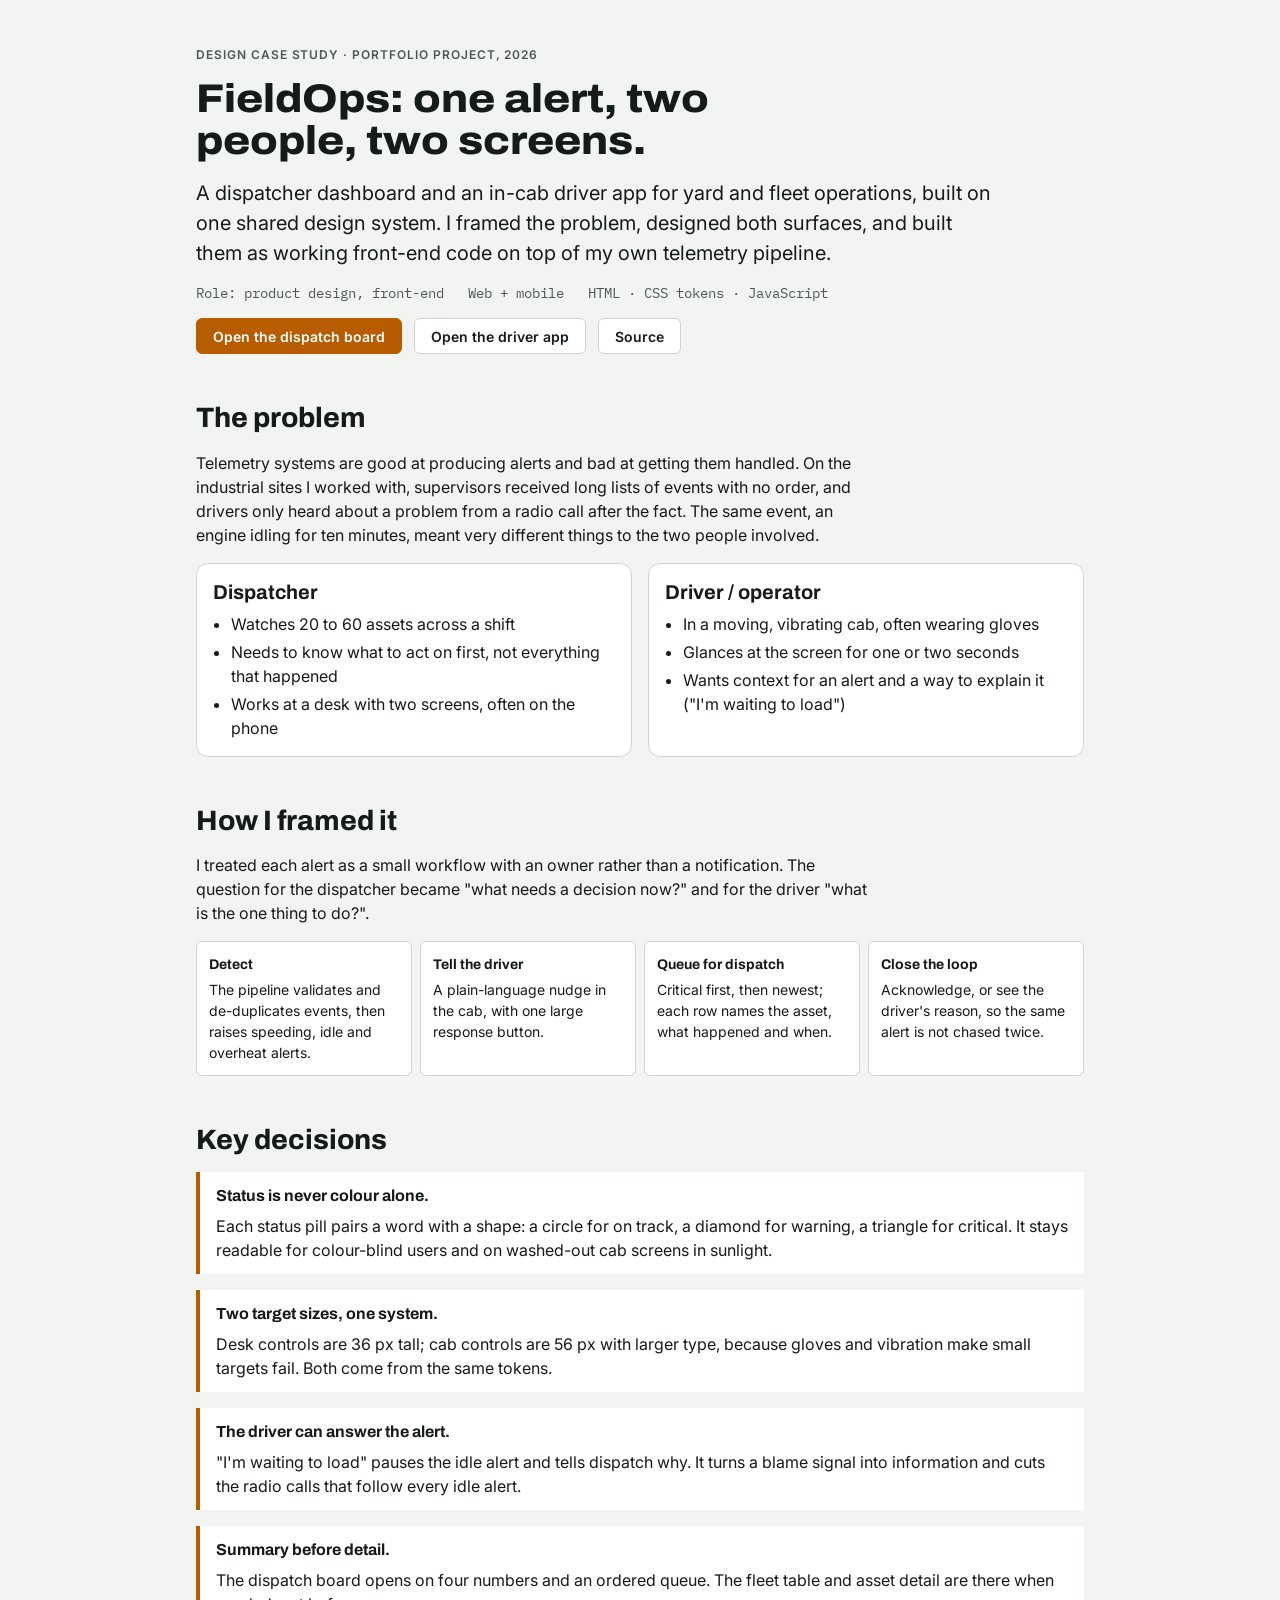
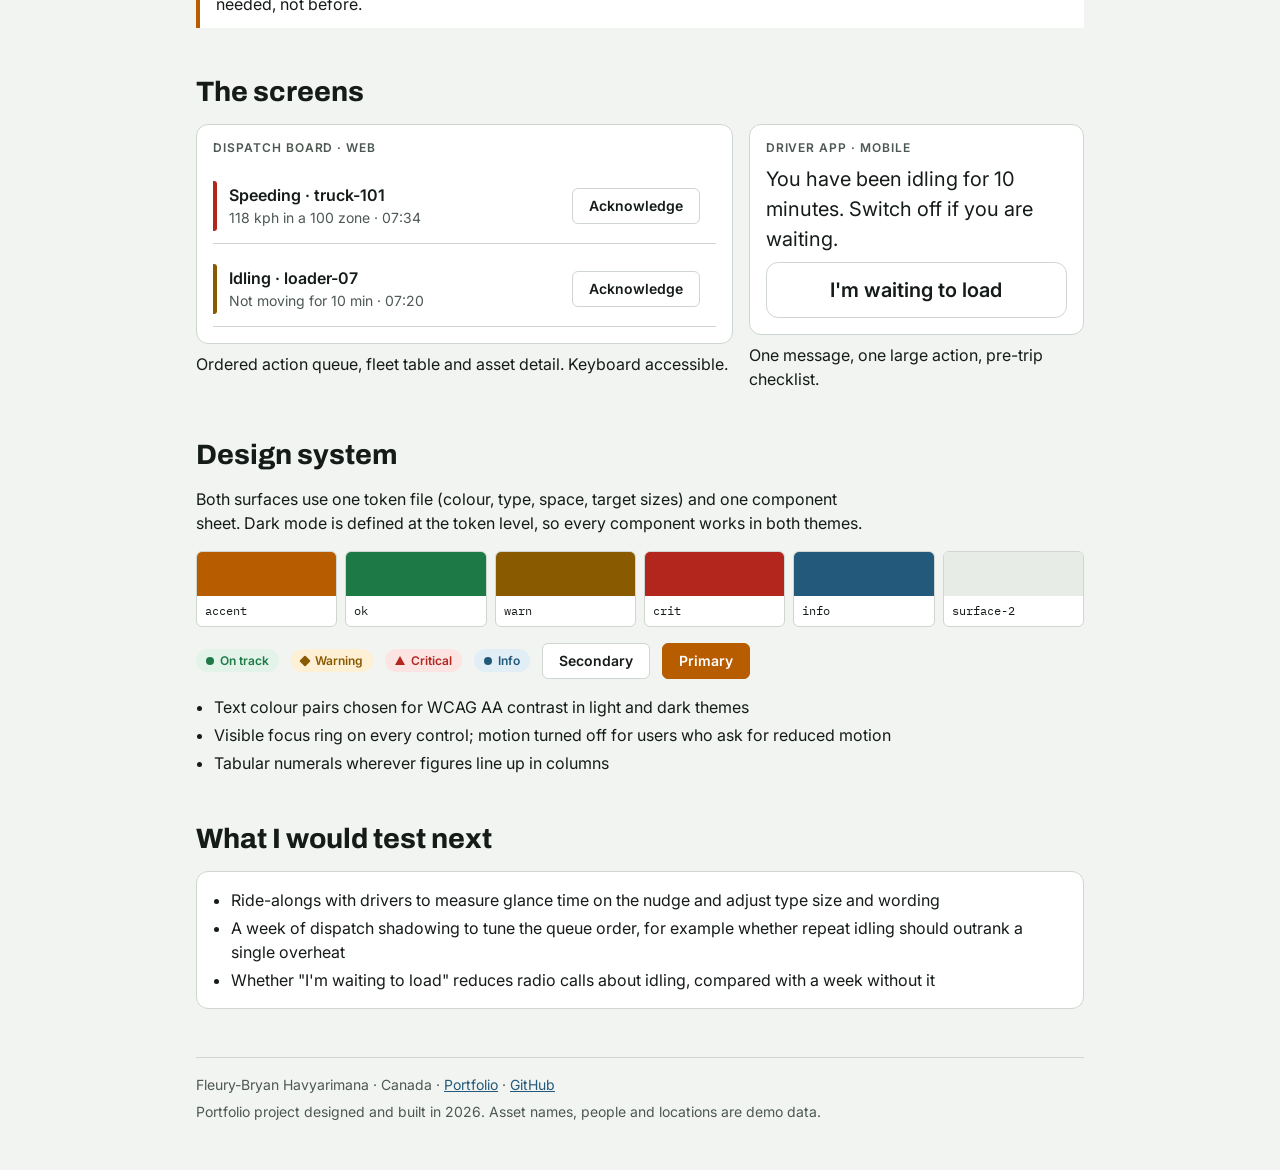
<file: index.html>
<!doctype html>
<html lang="en">
<head>
<meta charset="utf-8">
<meta name="viewport" content="width=device-width,initial-scale=1">
<title>FieldOps · Design case study</title>
<meta name="description" content="Design case study: a dispatcher dashboard and in-cab driver app for yard and fleet operations, with a shared design system.">
<link rel="stylesheet" href="tokens.css">
<link rel="stylesheet" href="components.css">
<style>
  .wrap { max-width: 920px; margin: 0 auto; padding: var(--fo-7) max(16px, env(safe-area-inset-left, 0px)) var(--fo-7); display: grid; gap: var(--fo-7); }
  header { display: grid; gap: var(--fo-4); }
  .lede { font-size: var(--fo-size-lg); line-height: 1.5; max-width: 62ch; margin: 0; }
  .meta { display: flex; flex-wrap: wrap; gap: var(--fo-2) var(--fo-5); font: 400 var(--fo-size-sm) var(--fo-mono); color: var(--fo-ink-2); }
  .cta { display: flex; flex-wrap: wrap; gap: var(--fo-3); }
  .cta a { text-decoration: none; }
  section { display: grid; gap: var(--fo-4); }
  p { margin: 0; max-width: 68ch; }
  .two { display: grid; grid-template-columns: repeat(2, minmax(0, 1fr)); gap: var(--fo-4); }
  .three { display: grid; grid-template-columns: repeat(3, minmax(0, 1fr)); gap: var(--fo-4); }
  .persona h3 { margin-bottom: var(--fo-2); }
  .persona ul, .list { margin: 0; padding-left: 18px; display: grid; gap: 4px; }
  .flow { display: grid; grid-template-columns: repeat(4, minmax(0, 1fr)); gap: var(--fo-2); counter-reset: s; }
  .flow div { background: var(--fo-surface); border: 1px solid var(--fo-line); border-radius: var(--fo-radius); padding: var(--fo-3); font-size: var(--fo-size-sm); }
  .flow b { display: block; font-family: var(--fo-display); margin-bottom: 4px; }
  .decision { border-left: 4px solid var(--fo-accent); padding: var(--fo-3) var(--fo-4); background: var(--fo-surface); display: grid; gap: 6px; }
  .decision b { font-family: var(--fo-display); }
  .swatches { display: grid; grid-template-columns: repeat(auto-fill, minmax(130px, 1fr)); gap: var(--fo-2); }
  .sw { border: 1px solid var(--fo-line); border-radius: var(--fo-radius); overflow: hidden; font-size: var(--fo-size-xs); background: var(--fo-surface); }
  .sw i { display: block; height: 44px; }
  .sw span { display: block; padding: 6px 8px; font-family: var(--fo-mono); }
  .row { display: flex; flex-wrap: wrap; gap: var(--fo-3); align-items: center; }
  .shots { display: grid; grid-template-columns: 1.6fr 1fr; gap: var(--fo-4); }
  .shot { display: grid; gap: var(--fo-2); text-decoration: none; color: var(--fo-ink); }
  .shot .frame { border: 1px solid var(--fo-line); border-radius: var(--fo-radius-lg); background: var(--fo-surface); padding: var(--fo-4); display: grid; gap: var(--fo-2); }
  .after { background: var(--fo-surface); border: 1px solid var(--fo-line); border-radius: var(--fo-radius-lg); padding: var(--fo-4); }
  footer { border-top: 1px solid var(--fo-line); padding-top: var(--fo-4); font-size: var(--fo-size-sm); color: var(--fo-ink-2); display: grid; gap: 6px; }
  @media (max-width: 760px) { .two, .three, .shots, .flow { grid-template-columns: 1fr; } }
</style>
</head>
<body>
<div class="wrap">

<header>
  <span class="fo-label">Design case study · Portfolio project, 2026</span>
  <h1 class="fo-h1">FieldOps: one alert, two people, two screens.</h1>
  <p class="lede">A dispatcher dashboard and an in-cab driver app for yard and fleet operations, built on one shared design system. I framed the problem, designed both surfaces, and built them as working front-end code on top of my own telemetry pipeline.</p>
  <div class="meta"><span>Role: product design, front-end</span><span>Web + mobile</span><span>HTML · CSS tokens · JavaScript</span></div>
  <div class="cta">
    <a class="fo-btn fo-btn--primary" href="dispatch.html">Open the dispatch board</a>
    <a class="fo-btn" href="driver.html">Open the driver app</a>
    <a class="fo-btn" href="https://github.com/fleurybryanhavyarimana0-X/fieldops-design">Source</a>
  </div>
</header>

<section aria-labelledby="problem">
  <h2 class="fo-h2" id="problem">The problem</h2>
  <p>Telemetry systems are good at producing alerts and bad at getting them handled. On the industrial sites I worked with, supervisors received long lists of events with no order, and drivers only heard about a problem from a radio call after the fact. The same event, an engine idling for ten minutes, meant very different things to the two people involved.</p>
  <div class="two">
    <div class="fo-card persona"><h3 class="fo-h3">Dispatcher</h3><ul><li>Watches 20 to 60 assets across a shift</li><li>Needs to know what to act on first, not everything that happened</li><li>Works at a desk with two screens, often on the phone</li></ul></div>
    <div class="fo-card persona"><h3 class="fo-h3">Driver / operator</h3><ul><li>In a moving, vibrating cab, often wearing gloves</li><li>Glances at the screen for one or two seconds</li><li>Wants context for an alert and a way to explain it ("I'm waiting to load")</li></ul></div>
  </div>
</section>

<section aria-labelledby="framing">
  <h2 class="fo-h2" id="framing">How I framed it</h2>
  <p>I treated each alert as a small workflow with an owner rather than a notification. The question for the dispatcher became "what needs a decision now?" and for the driver "what is the one thing to do?".</p>
  <div class="flow" aria-label="Alert flow">
    <div><b>Detect</b>The pipeline validates and de-duplicates events, then raises speeding, idle and overheat alerts.</div>
    <div><b>Tell the driver</b>A plain-language nudge in the cab, with one large response button.</div>
    <div><b>Queue for dispatch</b>Critical first, then newest; each row names the asset, what happened and when.</div>
    <div><b>Close the loop</b>Acknowledge, or see the driver's reason, so the same alert is not chased twice.</div>
  </div>
</section>

<section aria-labelledby="decisions">
  <h2 class="fo-h2" id="decisions">Key decisions</h2>
  <div class="decision"><b>Status is never colour alone.</b><span>Each status pill pairs a word with a shape: a circle for on track, a diamond for warning, a triangle for critical. It stays readable for colour-blind users and on washed-out cab screens in sunlight.</span></div>
  <div class="decision"><b>Two target sizes, one system.</b><span>Desk controls are 36 px tall; cab controls are 56 px with larger type, because gloves and vibration make small targets fail. Both come from the same tokens.</span></div>
  <div class="decision"><b>The driver can answer the alert.</b><span>"I'm waiting to load" pauses the idle alert and tells dispatch why. It turns a blame signal into information and cuts the radio calls that follow every idle alert.</span></div>
  <div class="decision"><b>Summary before detail.</b><span>The dispatch board opens on four numbers and an ordered queue. The fleet table and asset detail are there when needed, not before.</span></div>
</section>

<section aria-labelledby="screens">
  <h2 class="fo-h2" id="screens">The screens</h2>
  <div class="shots">
    <a class="shot" href="dispatch.html"><div class="frame">
      <span class="fo-label">Dispatch board · web</span>
      <div class="fo-alert fo-alert--crit"><span class="fo-alert__stripe"></span><div><div class="fo-alert__title">Speeding · truck-101</div><div class="fo-alert__meta">118 kph in a 100 zone · 07:34</div></div><span class="fo-btn">Acknowledge</span></div>
      <div class="fo-alert fo-alert--warn"><span class="fo-alert__stripe"></span><div><div class="fo-alert__title">Idling · loader-07</div><div class="fo-alert__meta">Not moving for 10 min · 07:20</div></div><span class="fo-btn">Acknowledge</span></div>
    </div><span>Ordered action queue, fleet table and asset detail. Keyboard accessible.</span></a>
    <a class="shot" href="driver.html"><div class="frame">
      <span class="fo-label">Driver app · mobile</span>
      <p style="font-size:var(--fo-size-lg)">You have been idling for 10 minutes. Switch off if you are waiting.</p>
      <span class="fo-btn fo-btn--cab">I'm waiting to load</span>
    </div><span>One message, one large action, pre-trip checklist.</span></a>
  </div>
</section>

<section aria-labelledby="system">
  <h2 class="fo-h2" id="system">Design system</h2>
  <p>Both surfaces use one token file (colour, type, space, target sizes) and one component sheet. Dark mode is defined at the token level, so every component works in both themes.</p>
  <div class="swatches">
    <div class="sw"><i style="background:var(--fo-accent)"></i><span>accent</span></div>
    <div class="sw"><i style="background:var(--fo-ok)"></i><span>ok</span></div>
    <div class="sw"><i style="background:var(--fo-warn)"></i><span>warn</span></div>
    <div class="sw"><i style="background:var(--fo-crit)"></i><span>crit</span></div>
    <div class="sw"><i style="background:var(--fo-info)"></i><span>info</span></div>
    <div class="sw"><i style="background:var(--fo-surface-2)"></i><span>surface-2</span></div>
  </div>
  <div class="row">
    <span class="fo-pill fo-pill--ok">On track</span><span class="fo-pill fo-pill--warn">Warning</span><span class="fo-pill fo-pill--crit">Critical</span><span class="fo-pill fo-pill--info">Info</span>
    <button class="fo-btn">Secondary</button><button class="fo-btn fo-btn--primary">Primary</button>
  </div>
  <ul class="list">
    <li>Text colour pairs chosen for WCAG AA contrast in light and dark themes</li>
    <li>Visible focus ring on every control; motion turned off for users who ask for reduced motion</li>
    <li>Tabular numerals wherever figures line up in columns</li>
  </ul>
</section>

<section aria-labelledby="next">
  <h2 class="fo-h2" id="next">What I would test next</h2>
  <div class="after">
    <ul class="list">
      <li>Ride-alongs with drivers to measure glance time on the nudge and adjust type size and wording</li>
      <li>A week of dispatch shadowing to tune the queue order, for example whether repeat idling should outrank a single overheat</li>
      <li>Whether "I'm waiting to load" reduces radio calls about idling, compared with a week without it</li>
    </ul>
  </div>
</section>

<footer>
  <span>Fleury-Bryan Havyarimana · Canada · <a href="https://fleurybryanhavyarimana0-x.github.io">Portfolio</a> · <a href="https://github.com/fleurybryanhavyarimana0-X">GitHub</a></span>
  <span>Portfolio project designed and built in 2026. Asset names, people and locations are demo data.</span>
</footer>
</div>
</body>
</html>
</file>
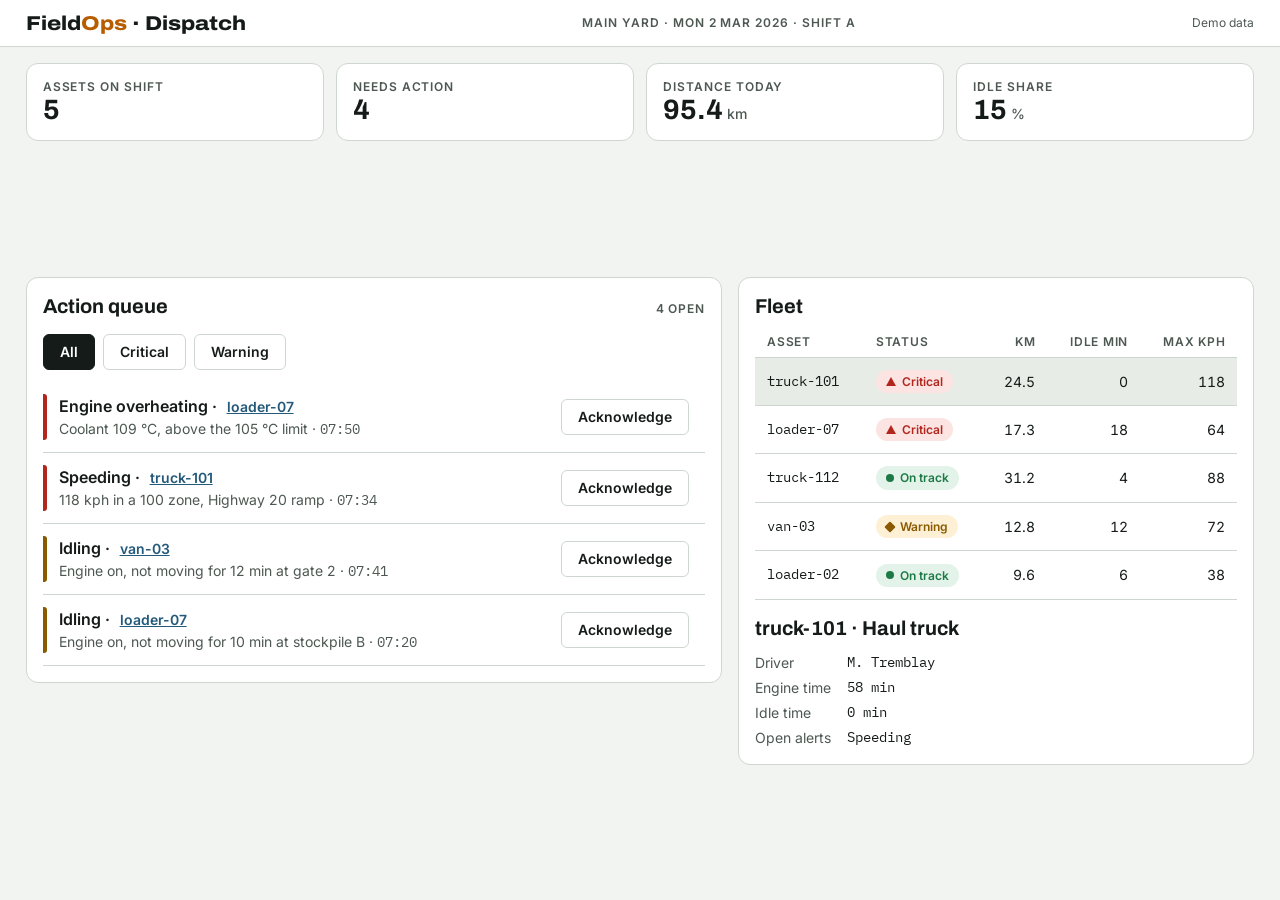
<file: dispatch.html>
<!doctype html>
<html lang="en">
<head>
<meta charset="utf-8">
<meta name="viewport" content="width=device-width,initial-scale=1">
<title>FieldOps · Dispatch board</title>
<link rel="stylesheet" href="tokens.css">
<link rel="stylesheet" href="components.css">
<style>
  .shell { display: grid; grid-template-rows: auto 1fr; min-height: 100vh; }
  .top { display: flex; flex-wrap: wrap; gap: var(--fo-3); align-items: center; justify-content: space-between; padding: var(--fo-3) max(16px, 2vw); background: var(--fo-surface); border-bottom: 1px solid var(--fo-line); }
  .brand { font: 800 var(--fo-size-lg) var(--fo-display); font-stretch: 115%; }
  .brand span { color: var(--fo-accent); }
  .main { display: grid; grid-template-columns: minmax(0, 1.35fr) minmax(0, 1fr); gap: var(--fo-4); padding: var(--fo-4) max(16px, 2vw); align-items: start; }
  .summary { grid-column: 1 / -1; display: grid; grid-template-columns: repeat(auto-fit, minmax(160px, 1fr)); gap: var(--fo-3); }
  .queue h2, .fleet h2 { margin-bottom: var(--fo-2); }
  .queue-head { display: flex; justify-content: space-between; align-items: baseline; gap: var(--fo-2); }
  .filters { display: flex; gap: var(--fo-2); flex-wrap: wrap; margin: var(--fo-2) 0 var(--fo-3); }
  .filters button[aria-pressed="true"] { background: var(--fo-ink); color: var(--fo-surface); border-color: var(--fo-ink); }
  .detail { margin-top: var(--fo-4); display: grid; gap: var(--fo-3); }
  .detail dl { display: grid; grid-template-columns: auto 1fr; gap: 4px var(--fo-4); margin: 0; font-size: var(--fo-size-sm); }
  .detail dt { color: var(--fo-ink-2); }
  .detail dd { margin: 0; font-family: var(--fo-mono); }
  .ack { color: var(--fo-ok); font-weight: 600; font-size: var(--fo-size-sm); }
  .demo { font-size: var(--fo-size-xs); color: var(--fo-ink-2); }
  @media (max-width: 900px) { .main { grid-template-columns: 1fr; } }
</style>
</head>
<body>
<div class="shell">
  <header class="top">
    <div class="brand">Field<span>Ops</span> · Dispatch</div>
    <div class="fo-label">Main yard · Mon 2 Mar 2026 · shift A</div>
    <span class="demo">Demo data</span>
  </header>

  <main class="main">
    <section class="summary" aria-label="Shift summary">
      <div class="fo-card fo-metric"><span class="fo-label">Assets on shift</span><span class="fo-metric__value" id="m-assets">–</span></div>
      <div class="fo-card fo-metric"><span class="fo-label">Needs action</span><span class="fo-metric__value" id="m-open">–</span></div>
      <div class="fo-card fo-metric"><span class="fo-label">Distance today</span><span class="fo-metric__value"><span id="m-km">–</span><span class="fo-metric__unit">km</span></span></div>
      <div class="fo-card fo-metric"><span class="fo-label">Idle share</span><span class="fo-metric__value"><span id="m-idle">–</span><span class="fo-metric__unit">%</span></span></div>
    </section>

    <section class="queue fo-card" aria-labelledby="q-title">
      <div class="queue-head"><h2 class="fo-h3" id="q-title">Action queue</h2><span class="fo-label" id="q-count"></span></div>
      <div class="filters" role="group" aria-label="Filter by severity">
        <button class="fo-btn" aria-pressed="true" data-f="all">All</button>
        <button class="fo-btn" aria-pressed="false" data-f="crit">Critical</button>
        <button class="fo-btn" aria-pressed="false" data-f="warn">Warning</button>
      </div>
      <div id="alerts" role="list"></div>
    </section>

    <section class="fleet fo-card" aria-labelledby="f-title">
      <h2 class="fo-h3" id="f-title">Fleet</h2>
      <div class="fo-table-wrap">
        <table class="fo-table">
          <thead><tr><th>Asset</th><th>Status</th><th class="num">km</th><th class="num">Idle min</th><th class="num">Max kph</th></tr></thead>
          <tbody id="fleet"></tbody>
        </table>
      </div>
      <div class="detail" id="detail" aria-live="polite"></div>
    </section>
  </main>
</div>

<script>
// Assets and alerts follow the output format of fleet-telemetry-pipeline (two assets come straight from its sample run; the rest are demo rows).
const assets = [
  { id: "truck-101", type: "Haul truck", driver: "M. Tremblay", km: 24.5, engineMin: 58, idleMin: 0, maxKph: 118, status: "crit" },
  { id: "loader-07", type: "Wheel loader", driver: "S. Nguyen", km: 17.3, engineMin: 58, idleMin: 18, maxKph: 64, status: "crit" },
  { id: "truck-112", type: "Haul truck", driver: "A. Diallo", km: 31.2, engineMin: 62, idleMin: 4, maxKph: 88, status: "ok" },
  { id: "van-03", type: "Service van", driver: "J. Roy", km: 12.8, engineMin: 41, idleMin: 12, maxKph: 72, status: "warn" },
  { id: "loader-02", type: "Wheel loader", driver: "K. Osei", km: 9.6, engineMin: 55, idleMin: 6, maxKph: 38, status: "ok" }
];
const alerts = [
  { id: 1, asset: "truck-101", sev: "crit", kind: "Speeding", detail: "118 kph in a 100 zone, Highway 20 ramp", at: "07:34" },
  { id: 2, asset: "loader-07", sev: "crit", kind: "Engine overheating", detail: "Coolant 109 °C, above the 105 °C limit", at: "07:50" },
  { id: 3, asset: "loader-07", sev: "warn", kind: "Idling", detail: "Engine on, not moving for 10 min at stockpile B", at: "07:20" },
  { id: 4, asset: "van-03", sev: "warn", kind: "Idling", detail: "Engine on, not moving for 12 min at gate 2", at: "07:41" }
];
const label = { crit: "Critical", warn: "Warning", ok: "On track", info: "Info" };
let filter = "all", selected = "truck-101";
const acked = new Set();

function renderSummary() {
  const open = alerts.filter(a => !acked.has(a.id)).length;
  const km = assets.reduce((s, a) => s + a.km, 0);
  const idle = assets.reduce((s, a) => s + a.idleMin, 0) / assets.reduce((s, a) => s + a.engineMin, 0);
  document.getElementById("m-assets").textContent = assets.length;
  document.getElementById("m-open").textContent = open;
  document.getElementById("m-km").textContent = km.toFixed(1);
  document.getElementById("m-idle").textContent = Math.round(idle * 100);
}

function renderAlerts() {
  const list = document.getElementById("alerts");
  const rows = alerts.filter(a => filter === "all" || a.sev === filter)
    .sort((a, b) => (a.sev === b.sev ? b.at.localeCompare(a.at) : a.sev === "crit" ? -1 : 1));
  document.getElementById("q-count").textContent = `${rows.filter(a => !acked.has(a.id)).length} open`;
  list.innerHTML = "";
  for (const a of rows) {
    const done = acked.has(a.id);
    const row = document.createElement("div");
    row.className = `fo-alert fo-alert--${a.sev}`;
    row.setAttribute("role", "listitem");
    row.innerHTML = `<span class="fo-alert__stripe" aria-hidden="true"></span>
      <div><div class="fo-alert__title">${a.kind} · <button class="fo-btn" style="min-height:0;padding:0 6px;border:0;background:none;color:var(--fo-info);text-decoration:underline" data-asset="${a.asset}">${a.asset}</button></div>
      <div class="fo-alert__meta">${a.detail} · <span class="fo-mono">${a.at}</span></div></div>
      ${done ? `<span class="ack">Acknowledged</span>` : `<button class="fo-btn" data-ack="${a.id}">Acknowledge</button>`}`;
    list.appendChild(row);
  }
}

function renderFleet() {
  const body = document.getElementById("fleet");
  body.innerHTML = assets.map(a => `<tr aria-selected="${a.id === selected}" tabindex="0" data-asset="${a.id}">
    <td class="fo-mono">${a.id}</td><td><span class="fo-pill fo-pill--${a.status}">${label[a.status]}</span></td>
    <td class="num">${a.km.toFixed(1)}</td><td class="num">${a.idleMin}</td><td class="num">${a.maxKph}</td></tr>`).join("");
  const a = assets.find(x => x.id === selected);
  const open = alerts.filter(x => x.asset === a.id && !acked.has(x.id));
  document.getElementById("detail").innerHTML = `<h3 class="fo-h3">${a.id} · ${a.type}</h3>
    <dl><dt>Driver</dt><dd>${a.driver}</dd><dt>Engine time</dt><dd>${a.engineMin} min</dd><dt>Idle time</dt><dd>${a.idleMin} min</dd><dt>Open alerts</dt><dd>${open.length ? open.map(x => x.kind).join(", ") : "None"}</dd></dl>`;
}

function render() { renderSummary(); renderAlerts(); renderFleet(); }

document.addEventListener("click", e => {
  const ack = e.target.closest("[data-ack]");
  if (ack) { acked.add(Number(ack.dataset.ack)); render(); return; }
  const f = e.target.closest("[data-f]");
  if (f) { filter = f.dataset.f; document.querySelectorAll("[data-f]").forEach(b => b.setAttribute("aria-pressed", b === f)); renderAlerts(); return; }
  const as = e.target.closest("[data-asset]");
  if (as) { selected = as.dataset.asset; renderFleet(); }
});
document.addEventListener("keydown", e => {
  const row = e.target.closest("tr[data-asset]");
  if (row && (e.key === "Enter" || e.key === " ")) { e.preventDefault(); selected = row.dataset.asset; renderFleet(); }
});
render();
</script>
</body>
</html>
</file>
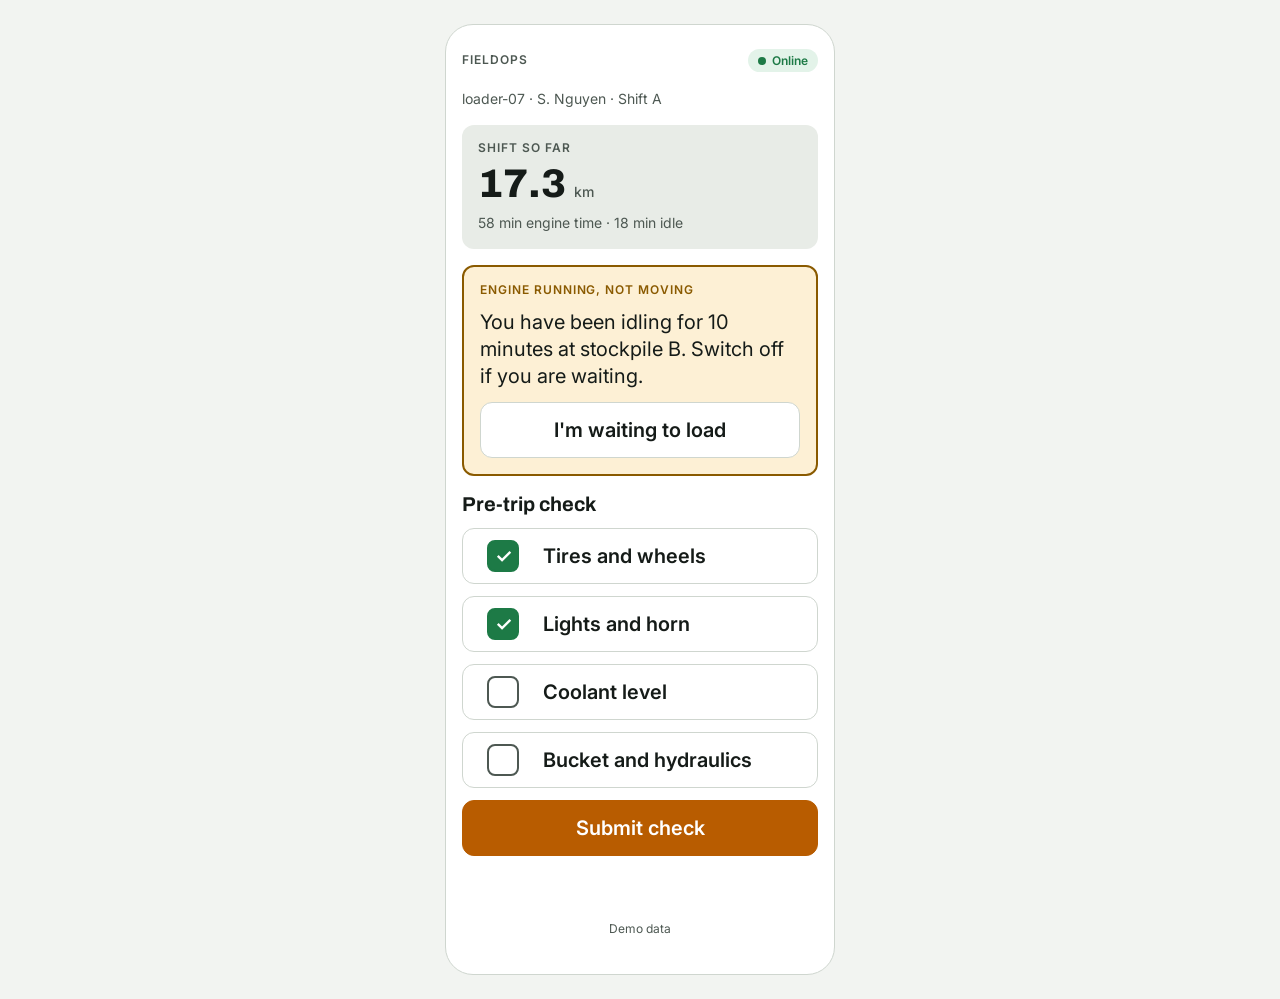
<file: driver.html>
<!doctype html>
<html lang="en">
<head>
<meta charset="utf-8">
<meta name="viewport" content="width=device-width,initial-scale=1">
<title>FieldOps · Driver app</title>
<link rel="stylesheet" href="tokens.css">
<link rel="stylesheet" href="components.css">
<style>
  body { display: grid; place-items: start center; padding: var(--fo-5) 16px; }
  .phone { width: min(390px, 100%); background: var(--fo-surface); border: 1px solid var(--fo-line); border-radius: 28px; padding: var(--fo-5) var(--fo-4); display: grid; gap: var(--fo-4); }
  .bar { display: flex; justify-content: space-between; align-items: center; }
  .who { font-size: var(--fo-size-sm); color: var(--fo-ink-2); }
  .status { display: grid; gap: var(--fo-2); padding: var(--fo-4); border-radius: var(--fo-radius-lg); background: var(--fo-surface-2); }
  .status .big { font: 800 var(--fo-size-xxl)/1 var(--fo-display); font-variant-numeric: tabular-nums; }
  .nudge { display: grid; gap: var(--fo-3); padding: var(--fo-4); border-radius: var(--fo-radius-lg); border: 2px solid var(--fo-warn); background: var(--fo-warn-bg); }
  .nudge p { margin: 0; font-size: var(--fo-size-lg); line-height: 1.35; }
  .steps { display: grid; gap: var(--fo-3); }
  .check { display: grid; grid-template-columns: var(--fo-target-cab) 1fr; align-items: center; gap: var(--fo-3); min-height: var(--fo-target-cab); padding: 0 var(--fo-3); border: 1px solid var(--fo-line); border-radius: var(--fo-radius-lg); background: var(--fo-surface); font: 600 var(--fo-size-lg) var(--fo-text); color: var(--fo-ink); text-align: left; cursor: pointer; width: 100%; }
  .check .box { width: 32px; height: 32px; border-radius: 8px; border: 2px solid var(--fo-ink-2); display: grid; place-items: center; justify-self: center; }
  .check[aria-checked="true"] .box { background: var(--fo-ok); border-color: var(--fo-ok); color: #fff; }
  .check[aria-checked="true"] .box::after { content: "✓"; font-size: 20px; }
  .done { text-align: center; color: var(--fo-ok); font-weight: 600; min-height: 1.5em; }
  .demo { font-size: var(--fo-size-xs); color: var(--fo-ink-2); text-align: center; }
</style>
</head>
<body>
<main class="phone" aria-label="Driver app, pre-trip and in-shift">
  <div class="bar"><span class="fo-label">FieldOps</span><span class="fo-pill fo-pill--ok" id="conn">Online</span></div>
  <div class="who">loader-07 · S. Nguyen · Shift A</div>

  <section class="status" aria-label="Shift so far">
    <span class="fo-label">Shift so far</span>
    <div><span class="big">17.3</span> <span class="fo-metric__unit">km</span></div>
    <div class="who">58 min engine time · 18 min idle</div>
  </section>

  <section class="nudge" aria-live="polite" id="nudge">
    <span class="fo-label" style="color:var(--fo-warn)">Engine running, not moving</span>
    <p>You have been idling for 10 minutes at stockpile B. Switch off if you are waiting.</p>
    <button class="fo-btn fo-btn--cab" id="wait">I'm waiting to load</button>
  </section>

  <section class="steps" aria-labelledby="pt">
    <h2 class="fo-h3" id="pt">Pre-trip check</h2>
    <button class="check" role="checkbox" aria-checked="true"><span class="box" aria-hidden="true"></span>Tires and wheels</button>
    <button class="check" role="checkbox" aria-checked="true"><span class="box" aria-hidden="true"></span>Lights and horn</button>
    <button class="check" role="checkbox" aria-checked="false"><span class="box" aria-hidden="true"></span>Coolant level</button>
    <button class="check" role="checkbox" aria-checked="false"><span class="box" aria-hidden="true"></span>Bucket and hydraulics</button>
    <button class="fo-btn fo-btn--cab fo-btn--primary" id="submit">Submit check</button>
    <div class="done" id="done" aria-live="polite"></div>
  </section>
  <p class="demo">Demo data</p>
</main>
<script>
document.querySelectorAll(".check").forEach(b => b.addEventListener("click", () => b.setAttribute("aria-checked", b.getAttribute("aria-checked") !== "true")));
document.getElementById("submit").addEventListener("click", () => {
  const left = [...document.querySelectorAll(".check")].filter(b => b.getAttribute("aria-checked") !== "true").length;
  document.getElementById("done").textContent = left ? `${left} item${left > 1 ? "s" : ""} still to check` : "Check sent to dispatch";
  document.getElementById("done").style.color = left ? "var(--fo-warn)" : "var(--fo-ok)";
});
document.getElementById("wait").addEventListener("click", () => {
  document.getElementById("nudge").innerHTML = '<span class="fo-label" style="color:var(--fo-ok)">Noted</span><p>Dispatch can see you are waiting to load. The idle alert is paused for 15 minutes.</p>';
  document.getElementById("nudge").style.borderColor = "var(--fo-ok)";
  document.getElementById("nudge").style.background = "var(--fo-ok-bg)";
});
</script>
</body>
</html>
</file>
<file: tokens.css>
/* FieldOps design tokens
   One source of truth for both surfaces: the dispatcher web dashboard and the in-cab driver app.
   Status colours are semantic and never reused as decoration. Every pair below meets WCAG AA (4.5:1) for text. */
@import url("https://fonts.googleapis.com/css2?family=Archivo:wdth,wght@75..125,400..800&family=Inter:wght@400;500;600&family=IBM+Plex+Mono:wght@400;500&display=swap");

:root {
  /* Neutrals lean slightly green-grey, like painted steel in a yard */
  --fo-bg: #f2f4f1;
  --fo-surface: #ffffff;
  --fo-surface-2: #e8ece7;
  --fo-ink: #151b18;
  --fo-ink-2: #4d5852;
  --fo-line: #cfd6cf;

  /* Brand + interaction */
  --fo-accent: #b85c00;      /* safety orange, darkened for AA on white */
  --fo-accent-ink: #ffffff;
  --fo-focus: #1f6feb;

  /* Semantic status */
  --fo-ok: #1d7a46;
  --fo-ok-bg: #e3f3e9;
  --fo-warn: #8a5a00;
  --fo-warn-bg: #fdf0d5;
  --fo-crit: #b3261e;
  --fo-crit-bg: #fbe4e2;
  --fo-info: #23597a;
  --fo-info-bg: #e2eef6;

  /* Type */
  --fo-display: "Archivo", system-ui, sans-serif;
  --fo-text: "Inter", system-ui, sans-serif;
  --fo-mono: "IBM Plex Mono", ui-monospace, monospace;
  --fo-size-xs: 12px;
  --fo-size-sm: 14px;
  --fo-size-md: 16px;
  --fo-size-lg: 20px;
  --fo-size-xl: 28px;
  --fo-size-xxl: 40px;

  /* Space (4px grid) and shape */
  --fo-1: 4px; --fo-2: 8px; --fo-3: 12px; --fo-4: 16px; --fo-5: 24px; --fo-6: 32px; --fo-7: 48px;
  --fo-radius: 6px;
  --fo-radius-lg: 12px;

  /* Touch: in-cab targets are larger than desk targets (gloves, vibration) */
  --fo-target-desk: 36px;
  --fo-target-cab: 56px;

  color-scheme: light;
}

@media (prefers-color-scheme: dark) {
  :root:not([data-theme="light"]) {
    --fo-bg: #101412; --fo-surface: #181e1b; --fo-surface-2: #212925; --fo-ink: #e8ece8; --fo-ink-2: #a3aea7; --fo-line: #2e3833;
    --fo-accent: #f08a2c; --fo-accent-ink: #1a0d00; --fo-focus: #6ea8ff;
    --fo-ok: #5fd08f; --fo-ok-bg: #12301f; --fo-warn: #f2c25c; --fo-warn-bg: #33270b; --fo-crit: #ff8a80; --fo-crit-bg: #3a1513; --fo-info: #8cc4e6; --fo-info-bg: #13283a;
    color-scheme: dark;
  }
}
:root[data-theme="dark"] {
  --fo-bg: #101412; --fo-surface: #181e1b; --fo-surface-2: #212925; --fo-ink: #e8ece8; --fo-ink-2: #a3aea7; --fo-line: #2e3833;
  --fo-accent: #f08a2c; --fo-accent-ink: #1a0d00; --fo-focus: #6ea8ff;
  --fo-ok: #5fd08f; --fo-ok-bg: #12301f; --fo-warn: #f2c25c; --fo-warn-bg: #33270b; --fo-crit: #ff8a80; --fo-crit-bg: #3a1513; --fo-info: #8cc4e6; --fo-info-bg: #13283a;
  color-scheme: dark;
}
</file>
<file: components.css>
/* FieldOps components. Built only from tokens.css. */
*, *::before, *::after { box-sizing: border-box; }
body { margin: 0; background: var(--fo-bg); color: var(--fo-ink); font: 400 var(--fo-size-md)/1.5 var(--fo-text); }
a { color: var(--fo-info); }
:focus-visible { outline: 3px solid var(--fo-focus); outline-offset: 2px; }
@media (prefers-reduced-motion: reduce) { * { animation: none !important; transition: none !important; } }

.fo-h1 { font: 800 var(--fo-size-xxl)/1.05 var(--fo-display); font-stretch: 110%; margin: 0; text-wrap: balance; }
.fo-h2 { font: 750 var(--fo-size-xl)/1.15 var(--fo-display); margin: 0; text-wrap: balance; }
.fo-h3 { font: 700 var(--fo-size-lg)/1.2 var(--fo-display); margin: 0; }
.fo-label { font: 600 var(--fo-size-xs)/1.2 var(--fo-text); letter-spacing: .08em; text-transform: uppercase; color: var(--fo-ink-2); }
.fo-mono { font-family: var(--fo-mono); font-variant-numeric: tabular-nums; }

/* Button */
.fo-btn { display: inline-flex; align-items: center; justify-content: center; gap: var(--fo-2); min-height: var(--fo-target-desk); padding: 0 var(--fo-4);
  border: 1px solid var(--fo-line); border-radius: var(--fo-radius); background: var(--fo-surface); color: var(--fo-ink); font: 600 var(--fo-size-sm) var(--fo-text); cursor: pointer; }
.fo-btn:hover { border-color: var(--fo-ink-2); }
.fo-btn--primary { background: var(--fo-accent); border-color: var(--fo-accent); color: var(--fo-accent-ink); }
.fo-btn--cab { min-height: var(--fo-target-cab); font-size: var(--fo-size-lg); border-radius: var(--fo-radius-lg); width: 100%; }

/* Status pill: shape + text + colour, never colour alone */
.fo-pill { display: inline-flex; align-items: center; gap: 6px; padding: 2px 10px; border-radius: 999px; font: 600 var(--fo-size-xs)/1.6 var(--fo-text); white-space: nowrap; }
.fo-pill::before { content: ""; width: 8px; height: 8px; border-radius: 50%; background: currentColor; }
.fo-pill--ok { background: var(--fo-ok-bg); color: var(--fo-ok); }
.fo-pill--warn { background: var(--fo-warn-bg); color: var(--fo-warn); }
.fo-pill--warn::before { border-radius: 1px; transform: rotate(45deg); }
.fo-pill--crit { background: var(--fo-crit-bg); color: var(--fo-crit); }
.fo-pill--crit::before { border-radius: 0; width: 0; height: 0; background: none; border-left: 5px solid transparent; border-right: 5px solid transparent; border-bottom: 9px solid currentColor; }
.fo-pill--info { background: var(--fo-info-bg); color: var(--fo-info); }

/* Card */
.fo-card { background: var(--fo-surface); border: 1px solid var(--fo-line); border-radius: var(--fo-radius-lg); padding: var(--fo-4); min-width: 0; }

/* Alert row: severity stripe + who + what + when + one action */
.fo-alert { display: grid; grid-template-columns: 4px 1fr auto; gap: var(--fo-3); align-items: center; padding: var(--fo-3) var(--fo-4) var(--fo-3) 0;
  border-bottom: 1px solid var(--fo-line); }
.fo-alert__stripe { align-self: stretch; border-radius: 0 3px 3px 0; }
.fo-alert--crit .fo-alert__stripe { background: var(--fo-crit); }
.fo-alert--warn .fo-alert__stripe { background: var(--fo-warn); }
.fo-alert--info .fo-alert__stripe { background: var(--fo-info); }
.fo-alert__title { font-weight: 600; }
.fo-alert__meta { font-size: var(--fo-size-sm); color: var(--fo-ink-2); }

/* Metric */
.fo-metric { display: grid; gap: 2px; }
.fo-metric__value { font: 700 var(--fo-size-xl)/1 var(--fo-display); font-variant-numeric: tabular-nums; }
.fo-metric__unit { font-size: var(--fo-size-sm); color: var(--fo-ink-2); margin-left: 4px; font-family: var(--fo-text); font-weight: 500; }

/* Table */
.fo-table-wrap { overflow-x: auto; }
.fo-table { width: 100%; border-collapse: collapse; font-size: var(--fo-size-sm); }
.fo-table th { text-align: left; font: 600 var(--fo-size-xs) var(--fo-text); letter-spacing: .06em; text-transform: uppercase; color: var(--fo-ink-2); padding: var(--fo-2) var(--fo-3); border-bottom: 1px solid var(--fo-line); }
.fo-table td { padding: var(--fo-3); border-bottom: 1px solid var(--fo-line); white-space: nowrap; }
.fo-table td.num, .fo-table th.num { text-align: right; font-variant-numeric: tabular-nums; }
.fo-table tr[aria-selected="true"] td { background: var(--fo-surface-2); }
</file>
